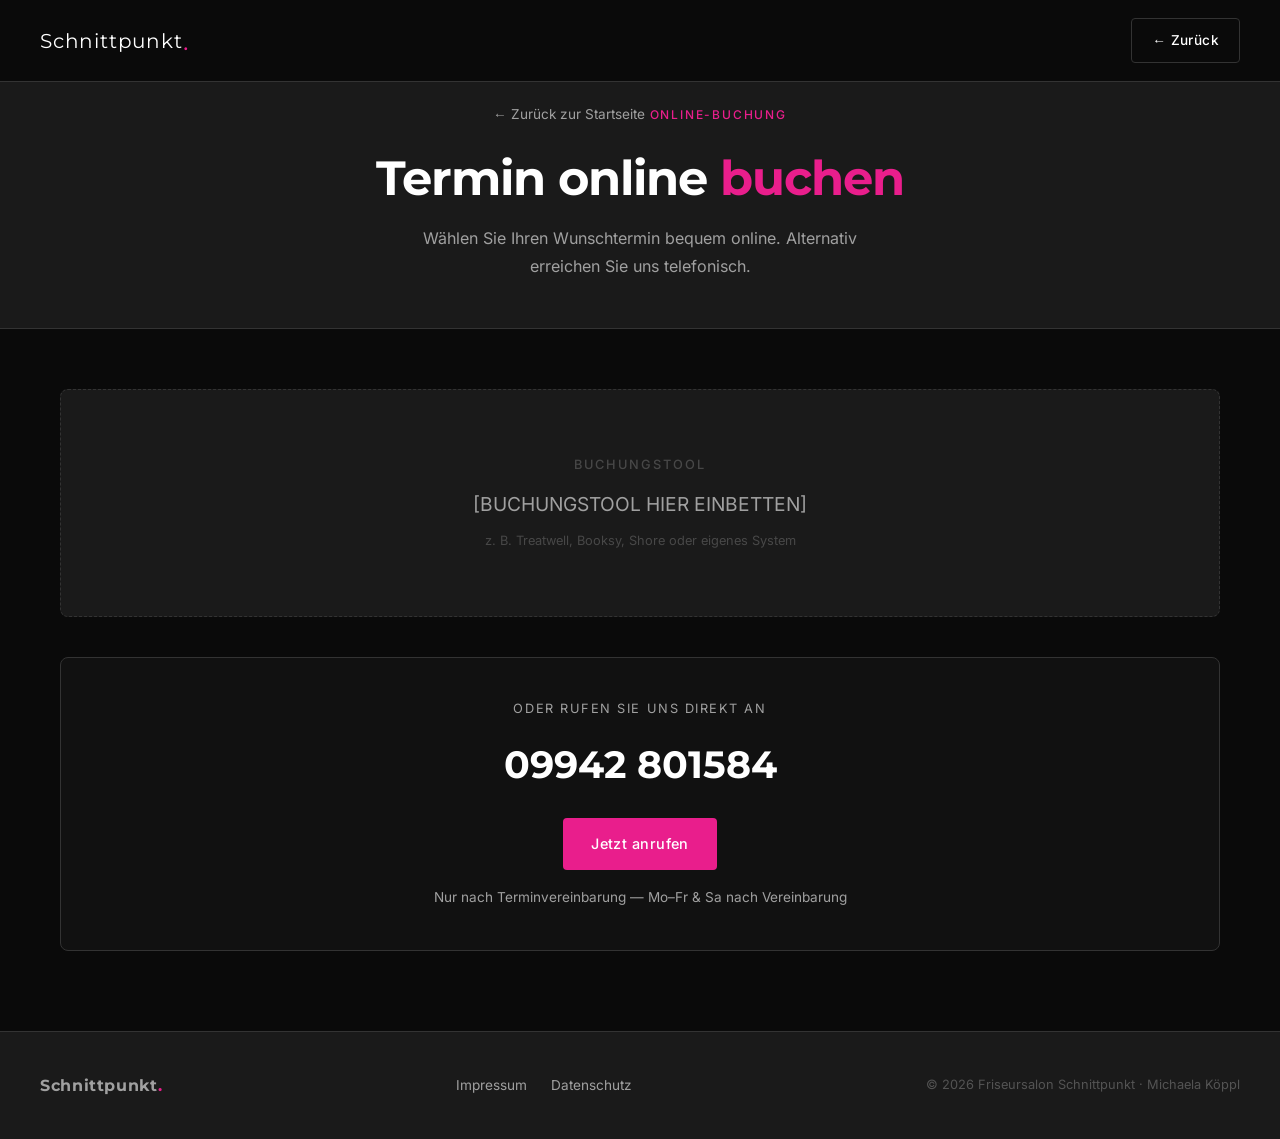
<file: buchen.html>
<!DOCTYPE html>
<html lang="de">
<head>
  <meta charset="UTF-8">
  <meta name="viewport" content="width=device-width, initial-scale=1.0">
  <meta name="description" content="Termin online buchen beim Friseursalon Schnittpunkt in Kollnburg — Michaela Köppl.">
  <title>Termin buchen — Friseursalon Schnittpunkt</title>
  <link rel="stylesheet" href="styles.css">
</head>
<body>

  <!-- Navigation -->
  <nav class="nav scrolled" aria-label="Hauptnavigation">
    <div class="nav__inner">
      <a href="index.html" class="nav__logo" aria-label="Zurück zur Startseite">
        Schnittpunkt<span class="dot" aria-hidden="true">.</span>
      </a>
      <a href="index.html" class="btn btn--outline-white" style="font-size:0.85rem; padding:10px 20px;">
        ← Zurück
      </a>
    </div>
  </nav>

  <!-- Page Header -->
  <header class="page-header">
    <div class="container">
      <a href="index.html" class="page-header__back">← Zurück zur Startseite</a>
      <span class="section-label">Online-Buchung</span>
      <h1 style="font-size:clamp(2rem,5vw,3rem);">Termin online <span style="color:var(--color-pink)">buchen</span></h1>
      <p style="max-width:480px;margin:16px auto 0;">
        Wählen Sie Ihren Wunschtermin bequem online. Alternativ erreichen Sie uns telefonisch.
      </p>
    </div>
  </header>

  <!-- Buchungsbereich -->
  <main>
    <div class="container" style="padding-top:60px;padding-bottom:80px;">

      <!-- Embed-Platzhalter -->
      <div class="buchen__embed">
        <p class="buchen__embed-label">Buchungstool</p>
        <p class="buchen__embed-title">[BUCHUNGSTOOL HIER EINBETTEN]</p>
        <p style="font-size:0.8rem;color:rgba(255,255,255,0.2);margin-top:8px;">
          z. B. Treatwell, Booksy, Shore oder eigenes System
        </p>
      </div>

      <!-- Fallback -->
      <div class="buchen__fallback">
        <p style="font-size:0.8rem;letter-spacing:0.12em;text-transform:uppercase;color:var(--color-text-dim);">
          Oder rufen Sie uns direkt an
        </p>
        <a href="tel:+499942801584" class="buchen__fallback-phone">09942 801584</a>
        <a href="tel:+499942801584" class="btn btn--pink">Jetzt anrufen</a>
        <p style="margin-top:16px;font-size:0.85rem;color:var(--color-text-dim);">
          Nur nach Terminvereinbarung — Mo–Fr &amp; Sa nach Vereinbarung
        </p>
      </div>

    </div>
  </main>

  <!-- Footer -->
  <footer class="footer" role="contentinfo">
    <div class="footer__inner">
      <div class="footer__logo">Schnittpunkt<span class="dot">.</span></div>
      <nav class="footer__links" aria-label="Footer-Navigation">
        <a href="impressum.html">Impressum</a>
        <a href="datenschutz.html">Datenschutz</a>
      </nav>
      <p class="footer__copy">&copy; 2026 Friseursalon Schnittpunkt &middot; Michaela Köppl</p>
    </div>
  </footer>

  <script src="main.js"></script>
</body>
</html>
</file>
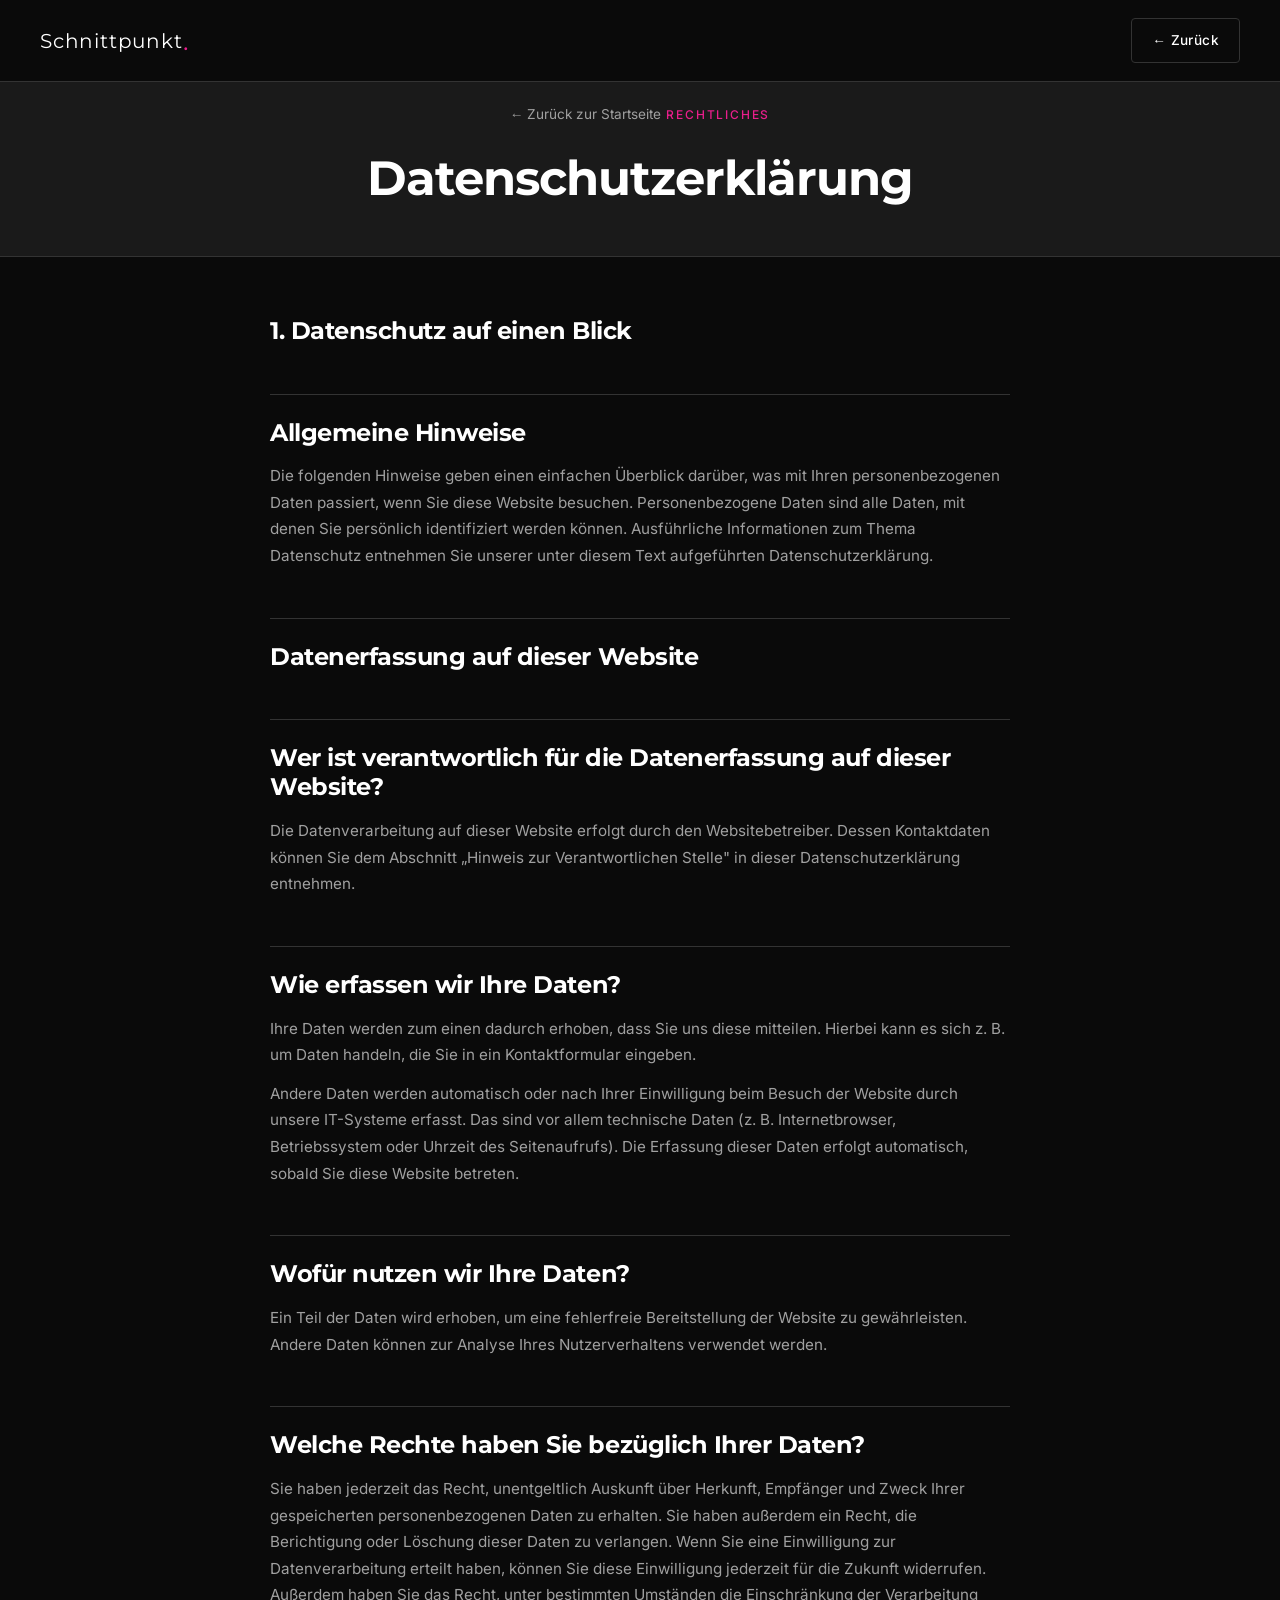
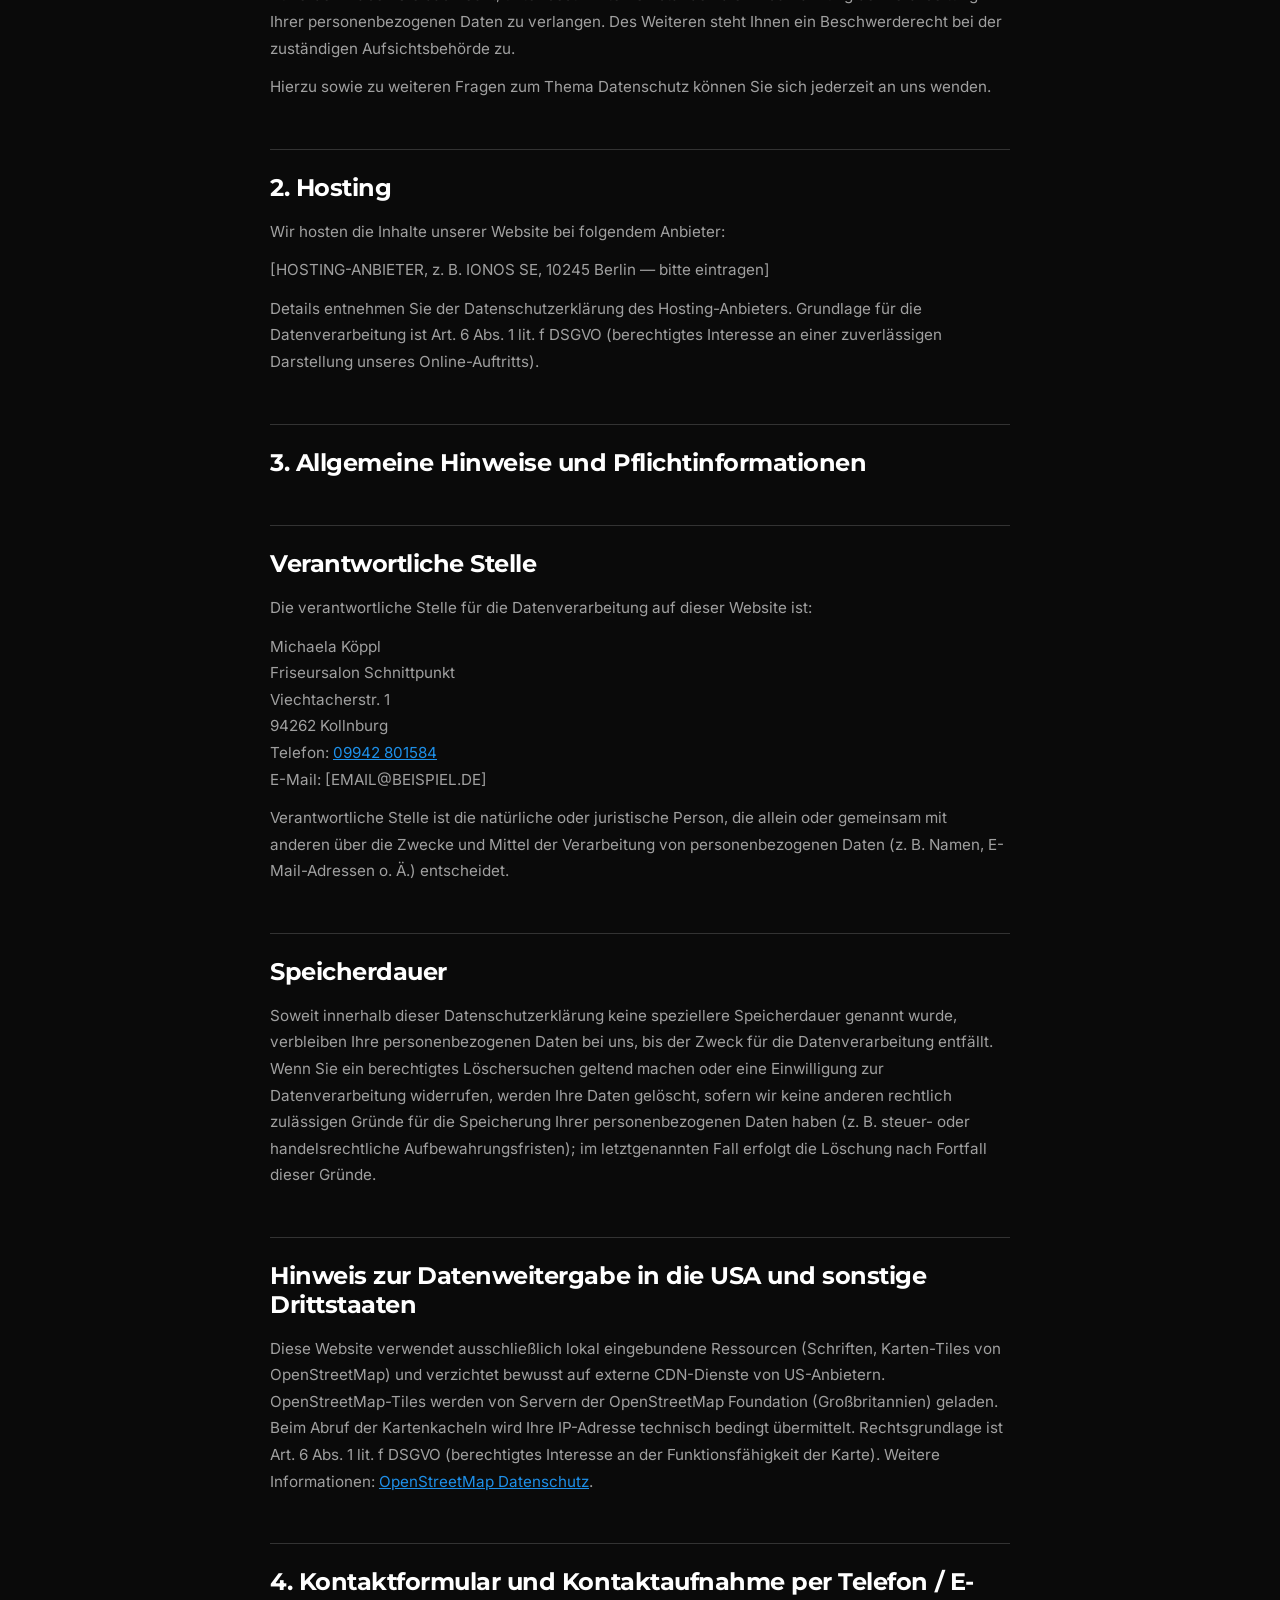
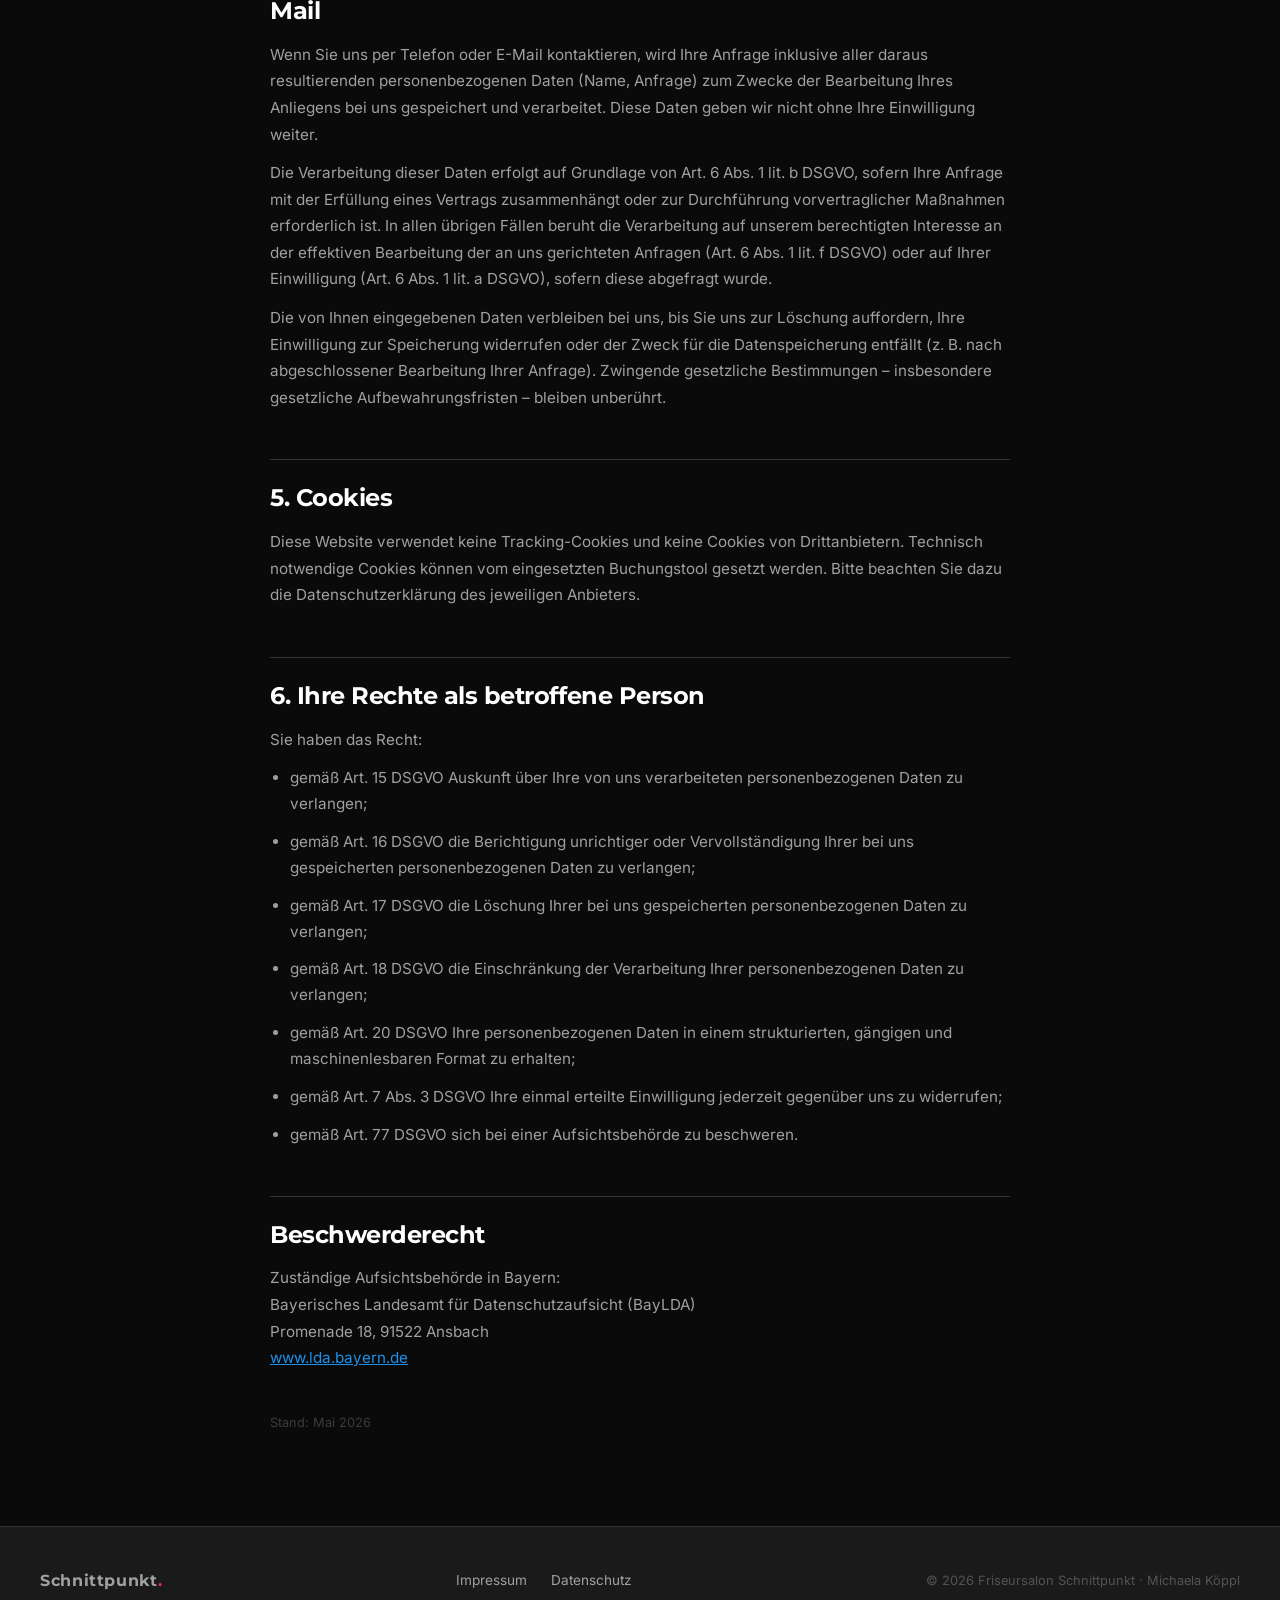
<file: datenschutz.html>
<!DOCTYPE html>
<html lang="de">
<head>
  <meta charset="UTF-8">
  <meta name="viewport" content="width=device-width, initial-scale=1.0">
  <meta name="robots" content="noindex, follow">
  <title>Datenschutzerklärung — Friseursalon Schnittpunkt</title>
  <link rel="stylesheet" href="styles.css">
</head>
<body>

  <!-- Navigation -->
  <nav class="nav scrolled" aria-label="Hauptnavigation">
    <div class="nav__inner">
      <a href="index.html" class="nav__logo" aria-label="Zurück zur Startseite">
        Schnittpunkt<span class="dot" aria-hidden="true">.</span>
      </a>
      <a href="index.html" class="btn btn--outline-white" style="font-size:0.85rem;padding:10px 20px;">
        ← Zurück
      </a>
    </div>
  </nav>

  <!-- Page Header -->
  <header class="page-header">
    <div class="container">
      <a href="index.html" class="page-header__back">← Zurück zur Startseite</a>
      <span class="section-label">Rechtliches</span>
      <h1 style="font-size:clamp(2rem,5vw,3rem);">Datenschutz&shy;erklärung</h1>
    </div>
  </header>

  <!-- Inhalt -->
  <main>
    <div class="page-content">

      <h2>1. Datenschutz auf einen Blick</h2>
      <h2>Allgemeine Hinweise</h2>
      <p>
        Die folgenden Hinweise geben einen einfachen Überblick darüber, was mit Ihren
        personenbezogenen Daten passiert, wenn Sie diese Website besuchen. Personenbezogene Daten
        sind alle Daten, mit denen Sie persönlich identifiziert werden können. Ausführliche
        Informationen zum Thema Datenschutz entnehmen Sie unserer unter diesem Text aufgeführten
        Datenschutzerklärung.
      </p>

      <h2>Datenerfassung auf dieser Website</h2>
      <h2>Wer ist verantwortlich für die Datenerfassung auf dieser Website?</h2>
      <p>
        Die Datenverarbeitung auf dieser Website erfolgt durch den Websitebetreiber.
        Dessen Kontaktdaten können Sie dem Abschnitt „Hinweis zur Verantwortlichen Stelle"
        in dieser Datenschutzerklärung entnehmen.
      </p>

      <h2>Wie erfassen wir Ihre Daten?</h2>
      <p>
        Ihre Daten werden zum einen dadurch erhoben, dass Sie uns diese mitteilen.
        Hierbei kann es sich z. B. um Daten handeln, die Sie in ein Kontaktformular eingeben.
      </p>
      <p>
        Andere Daten werden automatisch oder nach Ihrer Einwilligung beim Besuch der Website
        durch unsere IT-Systeme erfasst. Das sind vor allem technische Daten (z. B. Internetbrowser,
        Betriebssystem oder Uhrzeit des Seitenaufrufs). Die Erfassung dieser Daten erfolgt
        automatisch, sobald Sie diese Website betreten.
      </p>

      <h2>Wofür nutzen wir Ihre Daten?</h2>
      <p>
        Ein Teil der Daten wird erhoben, um eine fehlerfreie Bereitstellung der Website zu
        gewährleisten. Andere Daten können zur Analyse Ihres Nutzerverhaltens verwendet werden.
      </p>

      <h2>Welche Rechte haben Sie bezüglich Ihrer Daten?</h2>
      <p>
        Sie haben jederzeit das Recht, unentgeltlich Auskunft über Herkunft, Empfänger und Zweck
        Ihrer gespeicherten personenbezogenen Daten zu erhalten. Sie haben außerdem ein Recht,
        die Berichtigung oder Löschung dieser Daten zu verlangen. Wenn Sie eine Einwilligung zur
        Datenverarbeitung erteilt haben, können Sie diese Einwilligung jederzeit für die Zukunft
        widerrufen. Außerdem haben Sie das Recht, unter bestimmten Umständen die Einschränkung
        der Verarbeitung Ihrer personenbezogenen Daten zu verlangen. Des Weiteren steht Ihnen ein
        Beschwerderecht bei der zuständigen Aufsichtsbehörde zu.
      </p>
      <p>
        Hierzu sowie zu weiteren Fragen zum Thema Datenschutz können Sie sich jederzeit an uns wenden.
      </p>

      <h2>2. Hosting</h2>
      <p>
        Wir hosten die Inhalte unserer Website bei folgendem Anbieter:
      </p>
      <p>
        [HOSTING-ANBIETER, z. B. IONOS SE, 10245 Berlin — bitte eintragen]
      </p>
      <p>
        Details entnehmen Sie der Datenschutzerklärung des Hosting-Anbieters.
        Grundlage für die Datenverarbeitung ist Art. 6 Abs. 1 lit. f DSGVO (berechtigtes Interesse
        an einer zuverlässigen Darstellung unseres Online-Auftritts).
      </p>

      <h2>3. Allgemeine Hinweise und Pflichtinformationen</h2>
      <h2>Verantwortliche Stelle</h2>
      <p>
        Die verantwortliche Stelle für die Datenverarbeitung auf dieser Website ist:
      </p>
      <p>
        Michaela Köppl<br>
        Friseursalon Schnittpunkt<br>
        Viechtacherstr. 1<br>
        94262 Kollnburg<br>
        Telefon: <a href="tel:+499942801584">09942 801584</a><br>
        E-Mail: [EMAIL@BEISPIEL.DE]
      </p>
      <p>
        Verantwortliche Stelle ist die natürliche oder juristische Person, die allein oder gemeinsam
        mit anderen über die Zwecke und Mittel der Verarbeitung von personenbezogenen Daten
        (z. B. Namen, E-Mail-Adressen o. Ä.) entscheidet.
      </p>

      <h2>Speicherdauer</h2>
      <p>
        Soweit innerhalb dieser Datenschutzerklärung keine speziellere Speicherdauer genannt wurde,
        verbleiben Ihre personenbezogenen Daten bei uns, bis der Zweck für die Datenverarbeitung
        entfällt. Wenn Sie ein berechtigtes Löschersuchen geltend machen oder eine Einwilligung
        zur Datenverarbeitung widerrufen, werden Ihre Daten gelöscht, sofern wir keine anderen
        rechtlich zulässigen Gründe für die Speicherung Ihrer personenbezogenen Daten haben
        (z. B. steuer- oder handelsrechtliche Aufbewahrungsfristen); im letztgenannten Fall
        erfolgt die Löschung nach Fortfall dieser Gründe.
      </p>

      <h2>Hinweis zur Datenweitergabe in die USA und sonstige Drittstaaten</h2>
      <p>
        Diese Website verwendet ausschließlich lokal eingebundene Ressourcen (Schriften, Karten-Tiles
        von OpenStreetMap) und verzichtet bewusst auf externe CDN-Dienste von US-Anbietern.
        OpenStreetMap-Tiles werden von Servern der OpenStreetMap Foundation (Großbritannien) geladen.
        Beim Abruf der Kartenkacheln wird Ihre IP-Adresse technisch bedingt übermittelt.
        Rechtsgrundlage ist Art. 6 Abs. 1 lit. f DSGVO (berechtigtes Interesse an der
        Funktionsfähigkeit der Karte). Weitere Informationen: <a href="https://wiki.osmfoundation.org/wiki/Privacy_Policy" target="_blank" rel="noopener noreferrer">OpenStreetMap Datenschutz</a>.
      </p>

      <h2>4. Kontaktformular und Kontaktaufnahme per Telefon / E-Mail</h2>
      <p>
        Wenn Sie uns per Telefon oder E-Mail kontaktieren, wird Ihre Anfrage inklusive aller daraus
        resultierenden personenbezogenen Daten (Name, Anfrage) zum Zwecke der Bearbeitung Ihres
        Anliegens bei uns gespeichert und verarbeitet. Diese Daten geben wir nicht ohne Ihre
        Einwilligung weiter.
      </p>
      <p>
        Die Verarbeitung dieser Daten erfolgt auf Grundlage von Art. 6 Abs. 1 lit. b DSGVO,
        sofern Ihre Anfrage mit der Erfüllung eines Vertrags zusammenhängt oder zur Durchführung
        vorvertraglicher Maßnahmen erforderlich ist. In allen übrigen Fällen beruht die Verarbeitung
        auf unserem berechtigten Interesse an der effektiven Bearbeitung der an uns gerichteten
        Anfragen (Art. 6 Abs. 1 lit. f DSGVO) oder auf Ihrer Einwilligung
        (Art. 6 Abs. 1 lit. a DSGVO), sofern diese abgefragt wurde.
      </p>
      <p>
        Die von Ihnen eingegebenen Daten verbleiben bei uns, bis Sie uns zur Löschung auffordern,
        Ihre Einwilligung zur Speicherung widerrufen oder der Zweck für die Datenspeicherung
        entfällt (z. B. nach abgeschlossener Bearbeitung Ihrer Anfrage). Zwingende gesetzliche
        Bestimmungen – insbesondere gesetzliche Aufbewahrungsfristen – bleiben unberührt.
      </p>

      <h2>5. Cookies</h2>
      <p>
        Diese Website verwendet keine Tracking-Cookies und keine Cookies von Drittanbietern.
        Technisch notwendige Cookies können vom eingesetzten Buchungstool gesetzt werden.
        Bitte beachten Sie dazu die Datenschutzerklärung des jeweiligen Anbieters.
      </p>

      <h2>6. Ihre Rechte als betroffene Person</h2>
      <p>Sie haben das Recht:</p>
      <ul>
        <li>gemäß Art. 15 DSGVO Auskunft über Ihre von uns verarbeiteten personenbezogenen Daten zu verlangen;</li>
        <li>gemäß Art. 16 DSGVO die Berichtigung unrichtiger oder Vervollständigung Ihrer bei uns gespeicherten personenbezogenen Daten zu verlangen;</li>
        <li>gemäß Art. 17 DSGVO die Löschung Ihrer bei uns gespeicherten personenbezogenen Daten zu verlangen;</li>
        <li>gemäß Art. 18 DSGVO die Einschränkung der Verarbeitung Ihrer personenbezogenen Daten zu verlangen;</li>
        <li>gemäß Art. 20 DSGVO Ihre personenbezogenen Daten in einem strukturierten, gängigen und maschinenlesbaren Format zu erhalten;</li>
        <li>gemäß Art. 7 Abs. 3 DSGVO Ihre einmal erteilte Einwilligung jederzeit gegenüber uns zu widerrufen;</li>
        <li>gemäß Art. 77 DSGVO sich bei einer Aufsichtsbehörde zu beschweren.</li>
      </ul>

      <h2>Beschwerderecht</h2>
      <p>
        Zuständige Aufsichtsbehörde in Bayern:<br>
        Bayerisches Landesamt für Datenschutzaufsicht (BayLDA)<br>
        Promenade 18, 91522 Ansbach<br>
        <a href="https://www.lda.bayern.de" target="_blank" rel="noopener noreferrer">www.lda.bayern.de</a>
      </p>

      <p style="margin-top:40px;font-size:0.8rem;color:rgba(255,255,255,0.2);">
        Stand: Mai 2026
      </p>

    </div>
  </main>

  <!-- Footer -->
  <footer class="footer" role="contentinfo">
    <div class="footer__inner">
      <div class="footer__logo">Schnittpunkt<span class="dot">.</span></div>
      <nav class="footer__links" aria-label="Footer-Navigation">
        <a href="impressum.html">Impressum</a>
        <a href="datenschutz.html">Datenschutz</a>
      </nav>
      <p class="footer__copy">&copy; 2026 Friseursalon Schnittpunkt &middot; Michaela Köppl</p>
    </div>
  </footer>

</body>
</html>
</file>
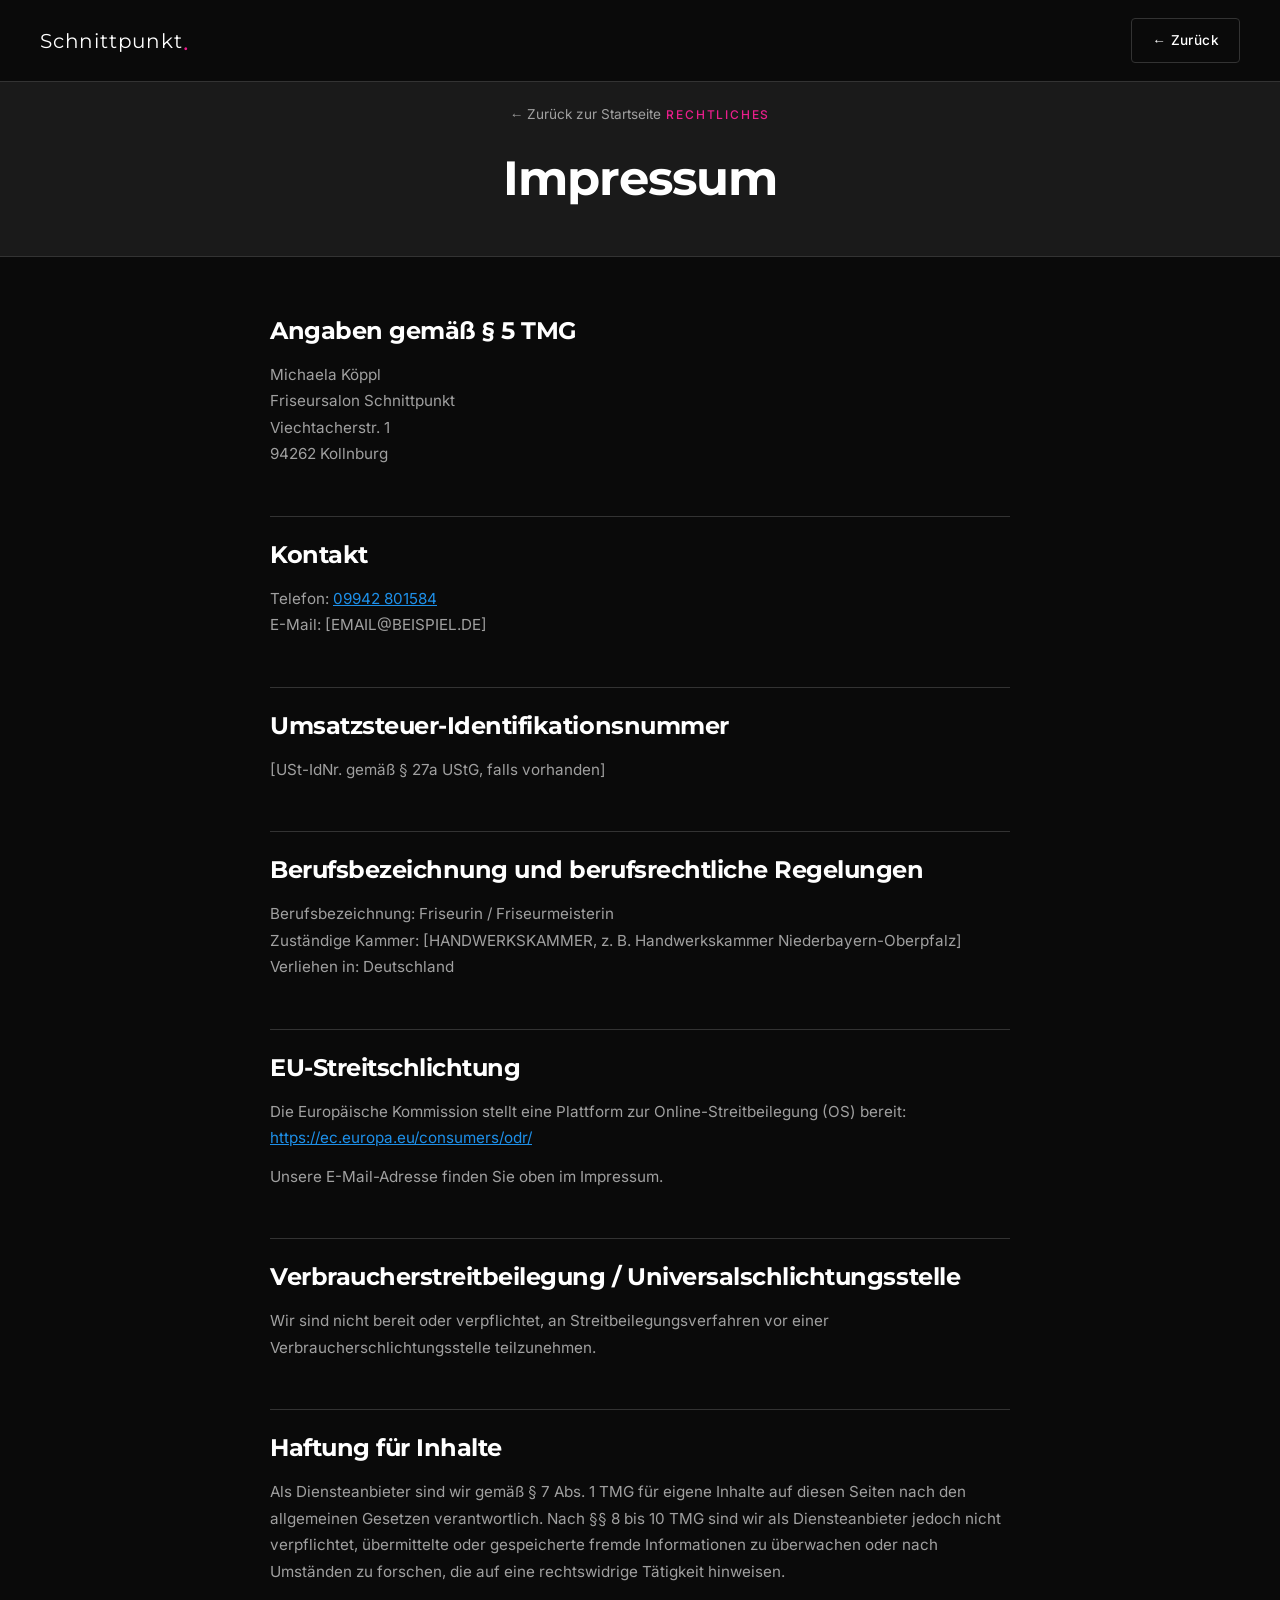
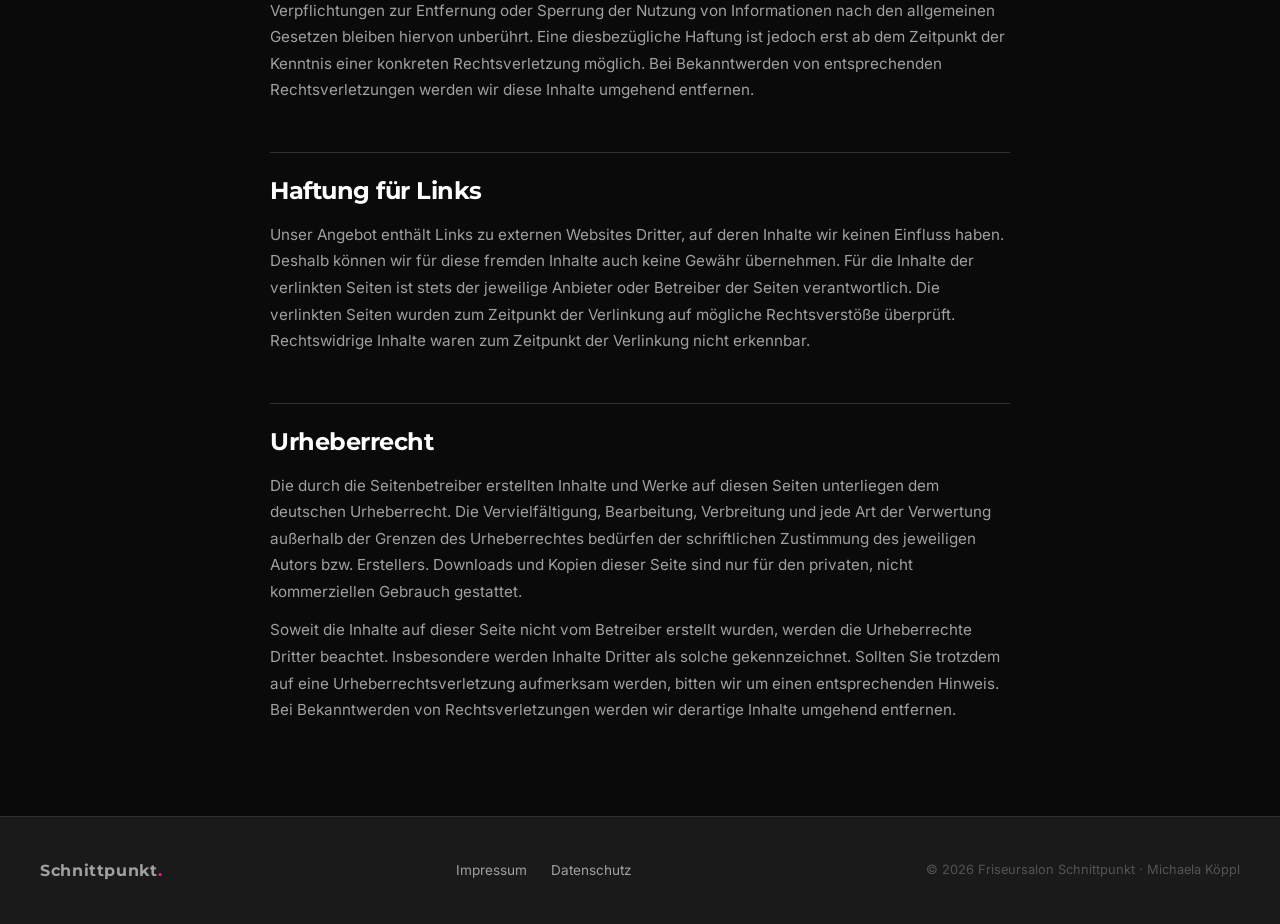
<file: impressum.html>
<!DOCTYPE html>
<html lang="de">
<head>
  <meta charset="UTF-8">
  <meta name="viewport" content="width=device-width, initial-scale=1.0">
  <meta name="robots" content="noindex, follow">
  <title>Impressum — Friseursalon Schnittpunkt</title>
  <link rel="stylesheet" href="styles.css">
</head>
<body>

  <!-- Navigation -->
  <nav class="nav scrolled" aria-label="Hauptnavigation">
    <div class="nav__inner">
      <a href="index.html" class="nav__logo" aria-label="Zurück zur Startseite">
        Schnittpunkt<span class="dot" aria-hidden="true">.</span>
      </a>
      <a href="index.html" class="btn btn--outline-white" style="font-size:0.85rem;padding:10px 20px;">
        ← Zurück
      </a>
    </div>
  </nav>

  <!-- Page Header -->
  <header class="page-header">
    <div class="container">
      <a href="index.html" class="page-header__back">← Zurück zur Startseite</a>
      <span class="section-label">Rechtliches</span>
      <h1 style="font-size:clamp(2rem,5vw,3rem);">Impressum</h1>
    </div>
  </header>

  <!-- Inhalt -->
  <main>
    <div class="page-content">

      <h2>Angaben gemäß § 5 TMG</h2>
      <p>
        Michaela Köppl<br>
        Friseursalon Schnittpunkt<br>
        Viechtacherstr. 1<br>
        94262 Kollnburg
      </p>

      <h2>Kontakt</h2>
      <p>
        Telefon: <a href="tel:+499942801584">09942 801584</a><br>
        E-Mail: [EMAIL@BEISPIEL.DE]
      </p>

      <h2>Umsatzsteuer-Identifikationsnummer</h2>
      <p>
        [USt-IdNr. gemäß § 27a UStG, falls vorhanden]
      </p>

      <h2>Berufsbezeichnung und berufsrechtliche Regelungen</h2>
      <p>
        Berufsbezeichnung: Friseurin / Friseurmeisterin<br>
        Zuständige Kammer: [HANDWERKSKAMMER, z. B. Handwerkskammer Niederbayern-Oberpfalz]<br>
        Verliehen in: Deutschland
      </p>

      <h2>EU-Streitschlichtung</h2>
      <p>
        Die Europäische Kommission stellt eine Plattform zur Online-Streitbeilegung (OS) bereit:
        <a href="https://ec.europa.eu/consumers/odr/" target="_blank" rel="noopener noreferrer">
          https://ec.europa.eu/consumers/odr/
        </a>
      </p>
      <p>
        Unsere E-Mail-Adresse finden Sie oben im Impressum.
      </p>

      <h2>Verbraucherstreitbeilegung / Universalschlichtungsstelle</h2>
      <p>
        Wir sind nicht bereit oder verpflichtet, an Streitbeilegungsverfahren vor einer
        Verbraucherschlichtungsstelle teilzunehmen.
      </p>

      <h2>Haftung für Inhalte</h2>
      <p>
        Als Diensteanbieter sind wir gemäß § 7 Abs. 1 TMG für eigene Inhalte auf diesen Seiten
        nach den allgemeinen Gesetzen verantwortlich. Nach §§ 8 bis 10 TMG sind wir als
        Diensteanbieter jedoch nicht verpflichtet, übermittelte oder gespeicherte fremde
        Informationen zu überwachen oder nach Umständen zu forschen, die auf eine rechtswidrige
        Tätigkeit hinweisen.
      </p>
      <p>
        Verpflichtungen zur Entfernung oder Sperrung der Nutzung von Informationen nach den
        allgemeinen Gesetzen bleiben hiervon unberührt. Eine diesbezügliche Haftung ist jedoch
        erst ab dem Zeitpunkt der Kenntnis einer konkreten Rechtsverletzung möglich. Bei
        Bekanntwerden von entsprechenden Rechtsverletzungen werden wir diese Inhalte umgehend
        entfernen.
      </p>

      <h2>Haftung für Links</h2>
      <p>
        Unser Angebot enthält Links zu externen Websites Dritter, auf deren Inhalte wir keinen
        Einfluss haben. Deshalb können wir für diese fremden Inhalte auch keine Gewähr übernehmen.
        Für die Inhalte der verlinkten Seiten ist stets der jeweilige Anbieter oder Betreiber der
        Seiten verantwortlich. Die verlinkten Seiten wurden zum Zeitpunkt der Verlinkung auf
        mögliche Rechtsverstöße überprüft. Rechtswidrige Inhalte waren zum Zeitpunkt der
        Verlinkung nicht erkennbar.
      </p>

      <h2>Urheberrecht</h2>
      <p>
        Die durch die Seitenbetreiber erstellten Inhalte und Werke auf diesen Seiten unterliegen
        dem deutschen Urheberrecht. Die Vervielfältigung, Bearbeitung, Verbreitung und jede Art
        der Verwertung außerhalb der Grenzen des Urheberrechtes bedürfen der schriftlichen
        Zustimmung des jeweiligen Autors bzw. Erstellers. Downloads und Kopien dieser Seite sind
        nur für den privaten, nicht kommerziellen Gebrauch gestattet.
      </p>
      <p>
        Soweit die Inhalte auf dieser Seite nicht vom Betreiber erstellt wurden, werden die
        Urheberrechte Dritter beachtet. Insbesondere werden Inhalte Dritter als solche
        gekennzeichnet. Sollten Sie trotzdem auf eine Urheberrechtsverletzung aufmerksam werden,
        bitten wir um einen entsprechenden Hinweis. Bei Bekanntwerden von Rechtsverletzungen
        werden wir derartige Inhalte umgehend entfernen.
      </p>

    </div>
  </main>

  <!-- Footer -->
  <footer class="footer" role="contentinfo">
    <div class="footer__inner">
      <div class="footer__logo">Schnittpunkt<span class="dot">.</span></div>
      <nav class="footer__links" aria-label="Footer-Navigation">
        <a href="impressum.html">Impressum</a>
        <a href="datenschutz.html">Datenschutz</a>
      </nav>
      <p class="footer__copy">&copy; 2026 Friseursalon Schnittpunkt &middot; Michaela Köppl</p>
    </div>
  </footer>

</body>
</html>
</file>
<file: styles.css>
/* ============================================================
   Friseursalon Schnittpunkt — styles.css
   Mobile First · Dark Theme · CSS Custom Properties
   ============================================================ */

/* ── Local Fonts ─────────────────────────────────────────── */
@font-face {
  font-family: 'Montserrat';
  src: url('fonts/montserrat-regular.woff2') format('woff2');
  font-weight: 400;
  font-style: normal;
  font-display: swap;
}

@font-face {
  font-family: 'Montserrat';
  src: url('fonts/montserrat-bold.woff2') format('woff2');
  font-weight: 700;
  font-style: normal;
  font-display: swap;
}

@font-face {
  font-family: 'Inter';
  src: url('fonts/inter-regular.woff2') format('woff2');
  font-weight: 400;
  font-style: normal;
  font-display: swap;
}

@font-face {
  font-family: 'Inter';
  src: url('fonts/inter-medium.woff2') format('woff2');
  font-weight: 500;
  font-style: normal;
  font-display: swap;
}

/* ── Design Tokens ───────────────────────────────────────── */
:root {
  --color-bg:          #0a0a0a;
  --color-surface:     #1a1a1a;
  --color-surface-alt: #111111;
  --color-border:      #333333;
  --color-text:        #ffffff;
  --color-text-dim:    #a0a0a0;
  --color-pink:        #e91e8c;
  --color-blue:        #1e90e9;
  --color-pink-dim:    rgba(233,30,140,0.12);
  --color-blue-dim:    rgba(30,144,233,0.12);

  --font-display: 'Montserrat', sans-serif;
  --font-body:    'Inter', sans-serif;

  --radius-sm: 4px;
  --radius-md: 8px;
  --radius-lg: 16px;

  --transition: 0.25s ease;
  --transition-slow: 0.4s ease;

  --max-width: 1200px;
  --section-padding: 80px 20px;
}

/* ── Reset & Base ────────────────────────────────────────── */
*, *::before, *::after {
  box-sizing: border-box;
  margin: 0;
  padding: 0;
}

html {
  scroll-behavior: smooth;
  font-size: 16px;
}

body {
  background-color: var(--color-bg);
  color: var(--color-text);
  font-family: var(--font-body);
  font-weight: 400;
  line-height: 1.7;
  overflow-x: hidden;
  -webkit-font-smoothing: antialiased;
}

img {
  max-width: 100%;
  display: block;
}

a {
  color: inherit;
  text-decoration: none;
}

ul, ol {
  list-style: none;
}

button {
  cursor: pointer;
  font-family: var(--font-body);
  border: none;
  background: none;
}

/* ── Typography ──────────────────────────────────────────── */
h1, h2, h3, h4 {
  font-family: var(--font-display);
  font-weight: 700;
  line-height: 1.2;
  letter-spacing: -0.02em;
}

h1 { font-size: clamp(2.4rem, 7vw, 4.5rem); }
h2 { font-size: clamp(1.8rem, 4vw, 2.8rem); }
h3 { font-size: clamp(1.2rem, 2.5vw, 1.5rem); }
h4 { font-size: 1.1rem; }

p {
  color: var(--color-text-dim);
  font-size: 1rem;
  line-height: 1.75;
}

/* ── Utility ─────────────────────────────────────────────── */
.container {
  width: 100%;
  max-width: var(--max-width);
  margin: 0 auto;
  padding: 0 20px;
}

.section {
  padding: var(--section-padding);
}

.section--alt {
  background-color: var(--color-surface-alt);
}

.section-label {
  display: inline-block;
  font-family: var(--font-body);
  font-weight: 500;
  font-size: 0.75rem;
  letter-spacing: 0.15em;
  text-transform: uppercase;
  color: var(--color-pink);
  margin-bottom: 12px;
}

.section-title {
  margin-bottom: 16px;
}

.section-title .accent {
  color: var(--color-pink);
}

.section-intro {
  max-width: 560px;
  margin-bottom: 48px;
}

/* ── Buttons ─────────────────────────────────────────────── */
.btn {
  display: inline-flex;
  align-items: center;
  gap: 8px;
  font-family: var(--font-body);
  font-weight: 500;
  font-size: 0.9rem;
  letter-spacing: 0.03em;
  padding: 14px 28px;
  border-radius: var(--radius-sm);
  transition: all var(--transition);
  white-space: nowrap;
}

.btn--pink {
  background: var(--color-pink);
  color: #fff;
}

.btn--pink:hover {
  background: #d4177d;
  transform: translateY(-2px);
  box-shadow: 0 8px 24px rgba(233,30,140,0.35);
}

.btn--outline-blue {
  background: transparent;
  color: var(--color-blue);
  border: 1.5px solid var(--color-blue);
}

.btn--outline-blue:hover {
  background: var(--color-blue-dim);
  transform: translateY(-2px);
  box-shadow: 0 8px 24px rgba(30,144,233,0.2);
}

.btn--outline-white {
  background: transparent;
  color: var(--color-text);
  border: 1.5px solid var(--color-border);
}

.btn--outline-white:hover {
  border-color: var(--color-text);
  transform: translateY(-2px);
}

/* ── Fade-in Animation ───────────────────────────────────── */
.fade-in {
  opacity: 0;
  transform: translateY(28px);
  transition: opacity 0.65s ease, transform 0.65s ease;
}

.fade-in.visible {
  opacity: 1;
  transform: translateY(0);
}

.fade-in-delay-1 { transition-delay: 0.1s; }
.fade-in-delay-2 { transition-delay: 0.2s; }
.fade-in-delay-3 { transition-delay: 0.3s; }
.fade-in-delay-4 { transition-delay: 0.4s; }
.fade-in-delay-5 { transition-delay: 0.5s; }
.fade-in-delay-6 { transition-delay: 0.6s; }

/* ── Navigation ──────────────────────────────────────────── */
.nav {
  position: fixed;
  top: 0;
  left: 0;
  right: 0;
  z-index: 1000;
  padding: 20px;
  transition: background var(--transition), padding var(--transition), box-shadow var(--transition);
}

.nav.scrolled {
  background: rgba(10,10,10,0.96);
  backdrop-filter: blur(12px);
  -webkit-backdrop-filter: blur(12px);
  padding: 14px 20px;
  box-shadow: 0 1px 0 var(--color-border);
}

.nav__inner {
  max-width: var(--max-width);
  margin: 0 auto;
  display: flex;
  align-items: center;
  justify-content: space-between;
  gap: 24px;
}

.nav__logo {
  font-family: var(--font-display);
  font-weight: 400;
  font-size: 1.25rem;
  letter-spacing: 0.04em;
  color: var(--color-text);
  flex-shrink: 0;
}

.nav__logo .dot {
  color: var(--color-pink);
  font-size: 1.6rem;
  line-height: 0;
  vertical-align: -2px;
}

.nav__links {
  display: none;
  align-items: center;
  gap: 32px;
}

.nav__links a {
  font-family: var(--font-display);
  font-weight: 400;
  font-size: 0.85rem;
  letter-spacing: 0.06em;
  text-transform: uppercase;
  color: var(--color-text-dim);
  transition: color var(--transition);
  position: relative;
}

.nav__links a::after {
  content: '';
  position: absolute;
  bottom: -4px;
  left: 0;
  width: 0;
  height: 1.5px;
  background: var(--color-pink);
  transition: width var(--transition);
}

.nav__links a:hover {
  color: var(--color-text);
}

.nav__links a:hover::after {
  width: 100%;
}

.nav__cta {
  display: none;
}

.nav__hamburger {
  display: flex;
  flex-direction: column;
  justify-content: space-between;
  width: 24px;
  height: 18px;
  cursor: pointer;
  padding: 0;
  background: none;
  border: none;
  flex-shrink: 0;
}

.nav__hamburger span {
  display: block;
  height: 2px;
  background: var(--color-text);
  border-radius: 2px;
  transition: all var(--transition);
}

.nav__hamburger.active span:nth-child(1) {
  transform: translateY(8px) rotate(45deg);
}

.nav__hamburger.active span:nth-child(2) {
  opacity: 0;
}

.nav__hamburger.active span:nth-child(3) {
  transform: translateY(-8px) rotate(-45deg);
}

/* Mobile Menu */
.nav__mobile {
  display: none;
  position: fixed;
  top: 0;
  left: 0;
  right: 0;
  bottom: 0;
  background: rgba(10,10,10,0.98);
  backdrop-filter: blur(16px);
  z-index: 999;
  flex-direction: column;
  align-items: center;
  justify-content: center;
  gap: 8px;
}

.nav__mobile.open {
  display: flex;
}

.nav__mobile a {
  font-family: var(--font-display);
  font-weight: 700;
  font-size: clamp(1.6rem, 6vw, 2.4rem);
  color: var(--color-text-dim);
  letter-spacing: -0.01em;
  transition: color var(--transition);
  padding: 8px 0;
}

.nav__mobile a:hover {
  color: var(--color-pink);
}

.nav__mobile .mobile-cta {
  margin-top: 24px;
}

/* ── Hero ────────────────────────────────────────────────── */
.hero {
  position: relative;
  min-height: 100vh;
  display: flex;
  align-items: center;
  overflow: hidden;
  padding: 120px 20px 80px;
}

.hero__bg {
  position: absolute;
  inset: 0;
  background: linear-gradient(135deg, #1a0a12 0%, #0a0a1a 100%);
  z-index: 0;
}

.hero__bg-img {
  position: absolute;
  inset: 0;
  width: 100%;
  height: 100%;
  object-fit: cover;
  opacity: 0.35;
  z-index: 1;
}

/* Placeholder wenn kein Bild: Gradient-Muster */
.hero__bg::after {
  content: '';
  position: absolute;
  inset: 0;
  background:
    radial-gradient(ellipse 60% 70% at 70% 50%, rgba(233,30,140,0.08) 0%, transparent 70%),
    radial-gradient(ellipse 50% 60% at 20% 80%, rgba(30,144,233,0.06) 0%, transparent 60%);
  z-index: 2;
}

.hero__overlay {
  position: absolute;
  inset: 0;
  background: linear-gradient(to right, rgba(10,10,10,0.85) 0%, rgba(10,10,10,0.4) 60%, rgba(10,10,10,0.1) 100%);
  z-index: 3;
}

.hero__content {
  position: relative;
  z-index: 4;
  max-width: var(--max-width);
  margin: 0 auto;
  width: 100%;
}

.hero__eyebrow {
  font-family: var(--font-body);
  font-weight: 500;
  font-size: 0.8rem;
  letter-spacing: 0.2em;
  text-transform: uppercase;
  color: var(--color-pink);
  margin-bottom: 20px;
  display: flex;
  align-items: center;
  gap: 12px;
}

.hero__eyebrow::before {
  content: '';
  display: block;
  width: 32px;
  height: 1.5px;
  background: var(--color-pink);
}

.hero__title {
  font-size: clamp(2.8rem, 8vw, 5.5rem);
  margin-bottom: 20px;
  line-height: 1.05;
}

.hero__title .line {
  display: block;
}

.hero__title .line--dim {
  color: var(--color-text-dim);
}

.hero__subtitle {
  font-family: var(--font-body);
  font-size: 1.05rem;
  color: var(--color-text-dim);
  margin-bottom: 40px;
  max-width: 480px;
}

.hero__cta {
  display: flex;
  flex-wrap: wrap;
  gap: 16px;
}

/* Scroll indicator */
.hero__scroll {
  position: absolute;
  bottom: 40px;
  left: 50%;
  transform: translateX(-50%);
  z-index: 4;
  display: flex;
  flex-direction: column;
  align-items: center;
  gap: 8px;
  color: var(--color-text-dim);
  font-size: 0.7rem;
  letter-spacing: 0.12em;
  text-transform: uppercase;
  animation: scrollBounce 2.2s ease-in-out infinite;
}

.hero__scroll-arrow {
  width: 20px;
  height: 20px;
  border-right: 1.5px solid var(--color-text-dim);
  border-bottom: 1.5px solid var(--color-text-dim);
  transform: rotate(45deg);
}

@keyframes scrollBounce {
  0%, 100% { transform: translateX(-50%) translateY(0); opacity: 0.6; }
  50%       { transform: translateX(-50%) translateY(8px); opacity: 1; }
}

/* ── Leistungen ──────────────────────────────────────────── */
.leistungen__grid {
  display: grid;
  grid-template-columns: 1fr;
  gap: 24px;
}

.leistung-card {
  background: var(--color-surface);
  border-radius: var(--radius-md);
  border-top: 3px solid var(--color-pink);
  padding: 36px 28px;
  transition: transform var(--transition), box-shadow var(--transition);
  position: relative;
  overflow: hidden;
}

.leistung-card::before {
  content: '';
  position: absolute;
  top: 0;
  left: 0;
  right: 0;
  bottom: 0;
  background: linear-gradient(135deg, var(--color-pink-dim) 0%, transparent 60%);
  opacity: 0;
  transition: opacity var(--transition);
}

.leistung-card:hover {
  transform: translateY(-6px);
  box-shadow: 0 20px 48px rgba(0,0,0,0.5);
}

.leistung-card:hover::before {
  opacity: 1;
}

.leistung-card__icon {
  font-size: 2rem;
  margin-bottom: 16px;
  display: block;
}

.leistung-card__icon--svg {
  line-height: 0;
  color: var(--color-text);
}

.leistung-card__title {
  font-family: var(--font-display);
  font-weight: 700;
  font-size: 1.3rem;
  margin-bottom: 12px;
  color: var(--color-text);
}

.leistung-card__text {
  font-size: 0.95rem;
  color: var(--color-text-dim);
  line-height: 1.7;
}

/* ── Hochzeit & Anlässe ──────────────────────────────────── */
.hochzeit {
  position: relative;
}

.hochzeit::before {
  content: '';
  position: absolute;
  left: 0;
  top: 0;
  bottom: 0;
  width: 3px;
  background: linear-gradient(to bottom, var(--color-pink), transparent);
}

.hochzeit__inner {
  display: grid;
  grid-template-columns: 1fr;
  gap: 48px;
  align-items: start;
}

.hochzeit__image-wrap {
  position: relative;
  border-radius: var(--radius-md);
  overflow: hidden;
  aspect-ratio: 4/3;
  background: linear-gradient(135deg, #2a1020 0%, #1a0820 100%);
}

.hochzeit__image-wrap img {
  width: 100%;
  height: 100%;
  object-fit: cover;
}

.hochzeit__img-placeholder {
  position: absolute;
  inset: 0;
  display: flex;
  align-items: center;
  justify-content: center;
  color: rgba(233,30,140,0.3);
  font-size: 0.75rem;
  letter-spacing: 0.12em;
  text-transform: uppercase;
  font-family: var(--font-body);
}

.hochzeit__content-head {
  margin-bottom: 20px;
}

.hochzeit__text {
  margin-bottom: 28px;
  font-size: 0.95rem;
}

.hochzeit__gallery {
  display: grid;
  grid-template-columns: repeat(3, 1fr);
  gap: 8px;
  margin-bottom: 32px;
}

.hochzeit__gallery-item {
  aspect-ratio: 1;
  border-radius: var(--radius-sm);
  overflow: hidden;
  background: var(--color-surface);
  cursor: pointer;
  transition: transform var(--transition), opacity var(--transition);
  position: relative;
}

.hochzeit__gallery-item:nth-child(odd) {
  background: linear-gradient(135deg, #2a1020 0%, #180a1a 100%);
}

.hochzeit__gallery-item:nth-child(even) {
  background: linear-gradient(135deg, #0a1828 0%, #0a1420 100%);
}

.hochzeit__gallery-item img {
  width: 100%;
  height: 100%;
  object-fit: cover;
}

.hochzeit__gallery-item:hover {
  transform: scale(1.04);
  opacity: 0.88;
}

/* ── Über uns ────────────────────────────────────────────── */
.ueber__inner {
  display: grid;
  grid-template-columns: 1fr;
  gap: 48px;
  align-items: center;
}

.ueber__portrait {
  position: relative;
  aspect-ratio: 3/4;
  max-width: 380px;
  width: 100%;
  border-radius: var(--radius-md);
  overflow: hidden;
  background: linear-gradient(145deg, #1a0a12 0%, #0a0a1a 100%);
}

.ueber__portrait img {
  width: 100%;
  height: 100%;
  object-fit: cover;
}

.ueber__portrait-placeholder {
  position: absolute;
  inset: 0;
  display: flex;
  flex-direction: column;
  align-items: center;
  justify-content: center;
  gap: 12px;
  color: rgba(255,255,255,0.15);
  font-family: var(--font-body);
  font-size: 0.75rem;
  letter-spacing: 0.12em;
  text-transform: uppercase;
}

.ueber__portrait-placeholder svg {
  width: 64px;
  height: 64px;
  opacity: 0.2;
}

.ueber__portrait-accent {
  position: absolute;
  top: -2px;
  left: -2px;
  right: -2px;
  height: 4px;
  background: linear-gradient(90deg, var(--color-pink), var(--color-blue));
}

.ueber__name {
  font-size: 1.6rem;
  margin-bottom: 4px;
}

.ueber__role {
  font-family: var(--font-body);
  font-weight: 500;
  font-size: 0.8rem;
  letter-spacing: 0.12em;
  text-transform: uppercase;
  color: var(--color-pink);
  margin-bottom: 20px;
  display: block;
}

.ueber__text {
  margin-bottom: 24px;
}

.ueber__badge {
  display: inline-flex;
  align-items: flex-start;
  gap: 10px;
  background: var(--color-surface);
  border: 1px solid var(--color-border);
  border-left: 3px solid var(--color-blue);
  border-radius: var(--radius-sm);
  padding: 14px 18px;
  font-size: 0.9rem;
  color: var(--color-text-dim);
  line-height: 1.5;
}

.ueber__team {
  margin-top: 64px;
}

.ueber__team-placeholder {
  width: 100%;
  aspect-ratio: 16/5;
  border-radius: var(--radius-md);
  background: linear-gradient(120deg, #1a0a12 0%, #0a0a1a 50%, #0a1220 100%);
  display: flex;
  align-items: center;
  justify-content: center;
  color: rgba(255,255,255,0.12);
  font-family: var(--font-body);
  font-size: 0.75rem;
  letter-spacing: 0.12em;
  text-transform: uppercase;
  border: 1px dashed var(--color-border);
}

/* ── Galerie ─────────────────────────────────────────────── */
.galerie__grid {
  display: grid;
  grid-template-columns: repeat(2, 1fr);
  gap: 8px;
}

.galerie__item {
  aspect-ratio: 1;
  border-radius: var(--radius-sm);
  overflow: hidden;
  cursor: pointer;
  transition: transform var(--transition), filter var(--transition);
  position: relative;
}

.galerie__item:nth-child(3n+1) {
  background: linear-gradient(135deg, #2a1020 0%, #1a0818 100%);
}
.galerie__item:nth-child(3n+2) {
  background: linear-gradient(135deg, #0a1828 0%, #08121e 100%);
}
.galerie__item:nth-child(3n) {
  background: linear-gradient(135deg, #1a1228 0%, #0e0a1e 100%);
}

.galerie__item img {
  width: 100%;
  height: 100%;
  object-fit: cover;
  transition: transform var(--transition-slow), filter var(--transition);
}

.galerie__item:hover img {
  transform: scale(1.06);
  filter: brightness(1.1);
}

.galerie__item:hover {
  transform: scale(1.03);
}

.galerie__item-overlay {
  position: absolute;
  inset: 0;
  background: rgba(233,30,140,0);
  transition: background var(--transition);
  display: flex;
  align-items: center;
  justify-content: center;
}

.galerie__item:hover .galerie__item-overlay {
  background: rgba(233,30,140,0.12);
}

.galerie__placeholder-label {
  position: absolute;
  bottom: 8px;
  left: 8px;
  font-size: 0.65rem;
  color: rgba(255,255,255,0.2);
  letter-spacing: 0.1em;
  text-transform: uppercase;
}

/* ── Lightbox ────────────────────────────────────────────── */
.lightbox {
  display: none;
  position: fixed;
  inset: 0;
  background: rgba(0,0,0,0.93);
  z-index: 2000;
  align-items: center;
  justify-content: center;
  padding: 24px;
}

.lightbox.open {
  display: flex;
}

.lightbox__img {
  max-width: 90vw;
  max-height: 85vh;
  object-fit: contain;
  border-radius: var(--radius-sm);
}

.lightbox__placeholder {
  width: min(600px, 90vw);
  height: min(450px, 70vh);
  border-radius: var(--radius-md);
  display: flex;
  flex-direction: column;
  align-items: center;
  justify-content: center;
  gap: 12px;
  color: rgba(255,255,255,0.3);
  font-size: 0.8rem;
  letter-spacing: 0.1em;
  text-transform: uppercase;
}

.lightbox__close {
  position: absolute;
  top: 24px;
  right: 24px;
  width: 44px;
  height: 44px;
  display: flex;
  align-items: center;
  justify-content: center;
  color: var(--color-text-dim);
  font-size: 1.5rem;
  cursor: pointer;
  transition: color var(--transition);
  background: var(--color-surface);
  border-radius: 50%;
}

.lightbox__close:hover {
  color: var(--color-text);
}

.lightbox__nav {
  position: absolute;
  top: 50%;
  transform: translateY(-50%);
  width: 44px;
  height: 44px;
  display: flex;
  align-items: center;
  justify-content: center;
  color: var(--color-text-dim);
  font-size: 1.4rem;
  cursor: pointer;
  transition: color var(--transition);
  background: var(--color-surface);
  border-radius: 50%;
}

.lightbox__nav:hover { color: var(--color-text); }
.lightbox__prev { left: 24px; }
.lightbox__next { right: 24px; }

/* ── Preise ──────────────────────────────────────────────── */
.preise__tabs {
  display: flex;
  gap: 0;
  border-bottom: 1.5px solid var(--color-border);
  margin-bottom: 40px;
  overflow-x: auto;
  -webkit-overflow-scrolling: touch;
}

.preise__tab {
  font-family: var(--font-display);
  font-weight: 400;
  font-size: 0.85rem;
  letter-spacing: 0.06em;
  text-transform: uppercase;
  color: var(--color-text-dim);
  padding: 14px 20px;
  position: relative;
  transition: color var(--transition);
  white-space: nowrap;
  flex-shrink: 0;
  cursor: pointer;
  background: none;
  border: none;
}

.preise__tab::after {
  content: '';
  position: absolute;
  bottom: -1.5px;
  left: 0;
  right: 0;
  height: 2px;
  background: var(--color-pink);
  transform: scaleX(0);
  transition: transform var(--transition);
}

.preise__tab.active {
  color: var(--color-text);
}

.preise__tab.active::after {
  transform: scaleX(1);
}

.preise__tab:hover {
  color: var(--color-text);
}

.preise__panel {
  display: none;
}

.preise__panel.active {
  display: block;
  animation: fadeUp 0.3s ease;
}

@keyframes fadeUp {
  from { opacity: 0; transform: translateY(12px); }
  to   { opacity: 1; transform: translateY(0); }
}

.preise__list {
  display: flex;
  flex-direction: column;
  gap: 0;
}

.preise__item {
  display: flex;
  justify-content: space-between;
  align-items: baseline;
  gap: 16px;
  padding: 18px 0;
  border-bottom: 1px solid var(--color-border);
}

.preise__item:last-child {
  border-bottom: none;
}

.preise__item-name {
  font-family: var(--font-body);
  font-size: 0.95rem;
  color: var(--color-text);
  flex: 1;
}

.preise__item-price {
  font-family: var(--font-display);
  font-weight: 700;
  font-size: 1rem;
  color: var(--color-pink);
  white-space: nowrap;
}

.preise__hint {
  margin-top: 32px;
  padding: 16px 20px;
  border: 1px solid var(--color-border);
  border-radius: var(--radius-sm);
  font-size: 0.85rem;
  color: var(--color-text-dim);
  text-align: center;
}

/* ── Öffnungszeiten ──────────────────────────────────────── */
.oeffnungszeiten {
  text-align: center;
}

.oeffnungszeiten__card {
  max-width: 500px;
  margin: 0 auto;
  background: var(--color-surface);
  border-radius: var(--radius-md);
  border: 1px solid var(--color-border);
  padding: 40px 36px;
}

.oeffnungszeiten__list {
  display: flex;
  flex-direction: column;
  gap: 0;
  margin-bottom: 28px;
  text-align: left;
}

.oeffnungszeiten__row {
  display: flex;
  justify-content: space-between;
  align-items: center;
  padding: 14px 0;
  border-bottom: 1px solid var(--color-border);
  gap: 16px;
}

.oeffnungszeiten__row:last-child {
  border-bottom: none;
}

.oeffnungszeiten__day {
  font-family: var(--font-body);
  font-size: 0.9rem;
  color: var(--color-text-dim);
}

.oeffnungszeiten__time {
  font-family: var(--font-display);
  font-weight: 700;
  font-size: 0.95rem;
  color: var(--color-text);
}

.oeffnungszeiten__time.closed {
  color: var(--color-text-dim);
}

.oeffnungszeiten__notice {
  display: inline-flex;
  align-items: center;
  gap: 10px;
  background: var(--color-pink-dim);
  border: 1px solid rgba(233,30,140,0.25);
  border-radius: var(--radius-sm);
  padding: 12px 20px;
  font-size: 0.88rem;
  color: var(--color-text);
  width: 100%;
  justify-content: center;
}

/* ── Kontakt ─────────────────────────────────────────────── */
.kontakt__inner {
  display: grid;
  grid-template-columns: 1fr;
  gap: 48px;
}

.kontakt__phone {
  display: block;
  font-family: var(--font-display);
  font-weight: 700;
  font-size: clamp(1.8rem, 5vw, 2.8rem);
  color: var(--color-text);
  letter-spacing: -0.02em;
  margin-bottom: 8px;
  transition: color var(--transition);
  line-height: 1;
}

.kontakt__phone:hover {
  color: var(--color-pink);
}

.kontakt__phone-label {
  font-size: 0.8rem;
  color: var(--color-text-dim);
  letter-spacing: 0.1em;
  text-transform: uppercase;
  margin-bottom: 24px;
}

.kontakt__actions {
  display: flex;
  flex-wrap: wrap;
  gap: 12px;
  margin-bottom: 36px;
}

.kontakt__details {
  display: flex;
  flex-direction: column;
  gap: 16px;
}

.kontakt__detail {
  display: flex;
  gap: 14px;
  align-items: flex-start;
}

.kontakt__detail-icon {
  width: 36px;
  height: 36px;
  border-radius: var(--radius-sm);
  background: var(--color-surface);
  border: 1px solid var(--color-border);
  display: flex;
  align-items: center;
  justify-content: center;
  font-size: 0.9rem;
  flex-shrink: 0;
  margin-top: 2px;
}

.kontakt__detail-text {
  font-size: 0.9rem;
  color: var(--color-text-dim);
  line-height: 1.5;
}

.kontakt__detail-text strong {
  display: block;
  font-family: var(--font-body);
  font-weight: 500;
  color: var(--color-text);
  font-size: 0.85rem;
  letter-spacing: 0.05em;
  text-transform: uppercase;
  margin-bottom: 2px;
}

.kontakt__map {
  width: 100%;
  aspect-ratio: 4/3;
  border-radius: var(--radius-md);
  overflow: hidden;
  border: 1px solid var(--color-border);
  min-height: 300px;
}

#map {
  width: 100%;
  height: 100%;
}

/* ── Footer ──────────────────────────────────────────────── */
.footer {
  background: var(--color-surface);
  border-top: 1px solid var(--color-border);
  padding: 40px 20px;
  text-align: center;
}

.footer__inner {
  max-width: var(--max-width);
  margin: 0 auto;
  display: flex;
  flex-direction: column;
  align-items: center;
  gap: 20px;
}

.footer__logo {
  font-family: var(--font-display);
  font-weight: 700;
  font-size: 1rem;
  letter-spacing: 0.04em;
  color: var(--color-text-dim);
}

.footer__logo .dot {
  color: var(--color-pink);
}

.footer__links {
  display: flex;
  gap: 24px;
}

.footer__links a {
  font-size: 0.85rem;
  color: var(--color-text-dim);
  transition: color var(--transition);
}

.footer__links a:hover {
  color: var(--color-pink);
}

.footer__copy {
  font-size: 0.8rem;
  color: rgba(255,255,255,0.25);
  margin: 0;
}

/* ── Subpages ────────────────────────────────────────────── */
.page-header {
  background: var(--color-surface);
  border-bottom: 1px solid var(--color-border);
  padding: 100px 20px 48px;
  text-align: center;
}

.page-header__back {
  display: inline-flex;
  align-items: center;
  gap: 8px;
  font-family: var(--font-body);
  font-size: 0.85rem;
  color: var(--color-text-dim);
  margin-bottom: 24px;
  transition: color var(--transition);
}

.page-header__back:hover {
  color: var(--color-pink);
}

.page-content {
  max-width: 780px;
  margin: 0 auto;
  padding: 60px 20px 80px;
}

.page-content h2 {
  font-size: 1.5rem;
  margin-top: 48px;
  margin-bottom: 16px;
  padding-top: 24px;
  border-top: 1px solid var(--color-border);
  font-family: var(--font-display);
}

.page-content h2:first-child {
  border-top: none;
  margin-top: 0;
  padding-top: 0;
}

.page-content p, .page-content li {
  font-size: 0.95rem;
  margin-bottom: 12px;
  color: var(--color-text-dim);
}

.page-content ul {
  list-style: disc;
  padding-left: 20px;
}

.page-content a {
  color: var(--color-blue);
  text-decoration: underline;
}

/* Buchen-Seite */
.buchen__embed {
  background: var(--color-surface);
  border: 1px dashed var(--color-border);
  border-radius: var(--radius-md);
  padding: 64px 40px;
  text-align: center;
  margin-bottom: 40px;
}

.buchen__embed-label {
  font-family: var(--font-body);
  font-weight: 500;
  font-size: 0.8rem;
  letter-spacing: 0.15em;
  text-transform: uppercase;
  color: rgba(255,255,255,0.2);
  margin-bottom: 12px;
}

.buchen__embed-title {
  font-size: 1.2rem;
  color: var(--color-text-dim);
  margin-bottom: 8px;
}

.buchen__fallback {
  text-align: center;
  padding: 40px 20px;
  background: var(--color-surface-alt);
  border-radius: var(--radius-md);
  border: 1px solid var(--color-border);
}

.buchen__fallback-phone {
  display: block;
  font-family: var(--font-display);
  font-weight: 700;
  font-size: clamp(1.6rem, 5vw, 2.4rem);
  color: var(--color-text);
  margin: 12px 0 20px;
  transition: color var(--transition);
}

.buchen__fallback-phone:hover {
  color: var(--color-pink);
}

/* ── Responsive: 768px ───────────────────────────────────── */
@media (min-width: 768px) {
  :root {
    --section-padding: 100px 40px;
  }

  .nav__links {
    display: flex;
  }

  .nav__cta {
    display: inline-flex;
  }

  .nav__hamburger {
    display: none;
  }

  .leistungen__grid {
    grid-template-columns: repeat(3, 1fr);
  }

  .hochzeit__inner {
    grid-template-columns: 1fr 1fr;
  }

  .ueber__inner {
    grid-template-columns: auto 1fr;
  }

  .ueber__portrait {
    max-width: 300px;
  }

  .galerie__grid {
    grid-template-columns: repeat(4, 1fr);
  }

  .kontakt__inner {
    grid-template-columns: 1fr 1fr;
  }

  .footer__inner {
    flex-direction: row;
    justify-content: space-between;
  }
}

/* ── Responsive: 1024px ──────────────────────────────────── */
@media (min-width: 1024px) {
  :root {
    --section-padding: 120px 40px;
  }

  .nav {
    padding: 28px 40px;
  }

  .nav.scrolled {
    padding: 18px 40px;
  }

  .hochzeit__inner {
    grid-template-columns: 5fr 7fr;
    gap: 64px;
  }

  .ueber__inner {
    grid-template-columns: 320px 1fr;
    gap: 80px;
  }

  .hochzeit__gallery {
    grid-template-columns: repeat(3, 1fr);
    gap: 10px;
  }

  .kontakt__inner {
    grid-template-columns: 5fr 7fr;
    gap: 64px;
  }
}
</file>
